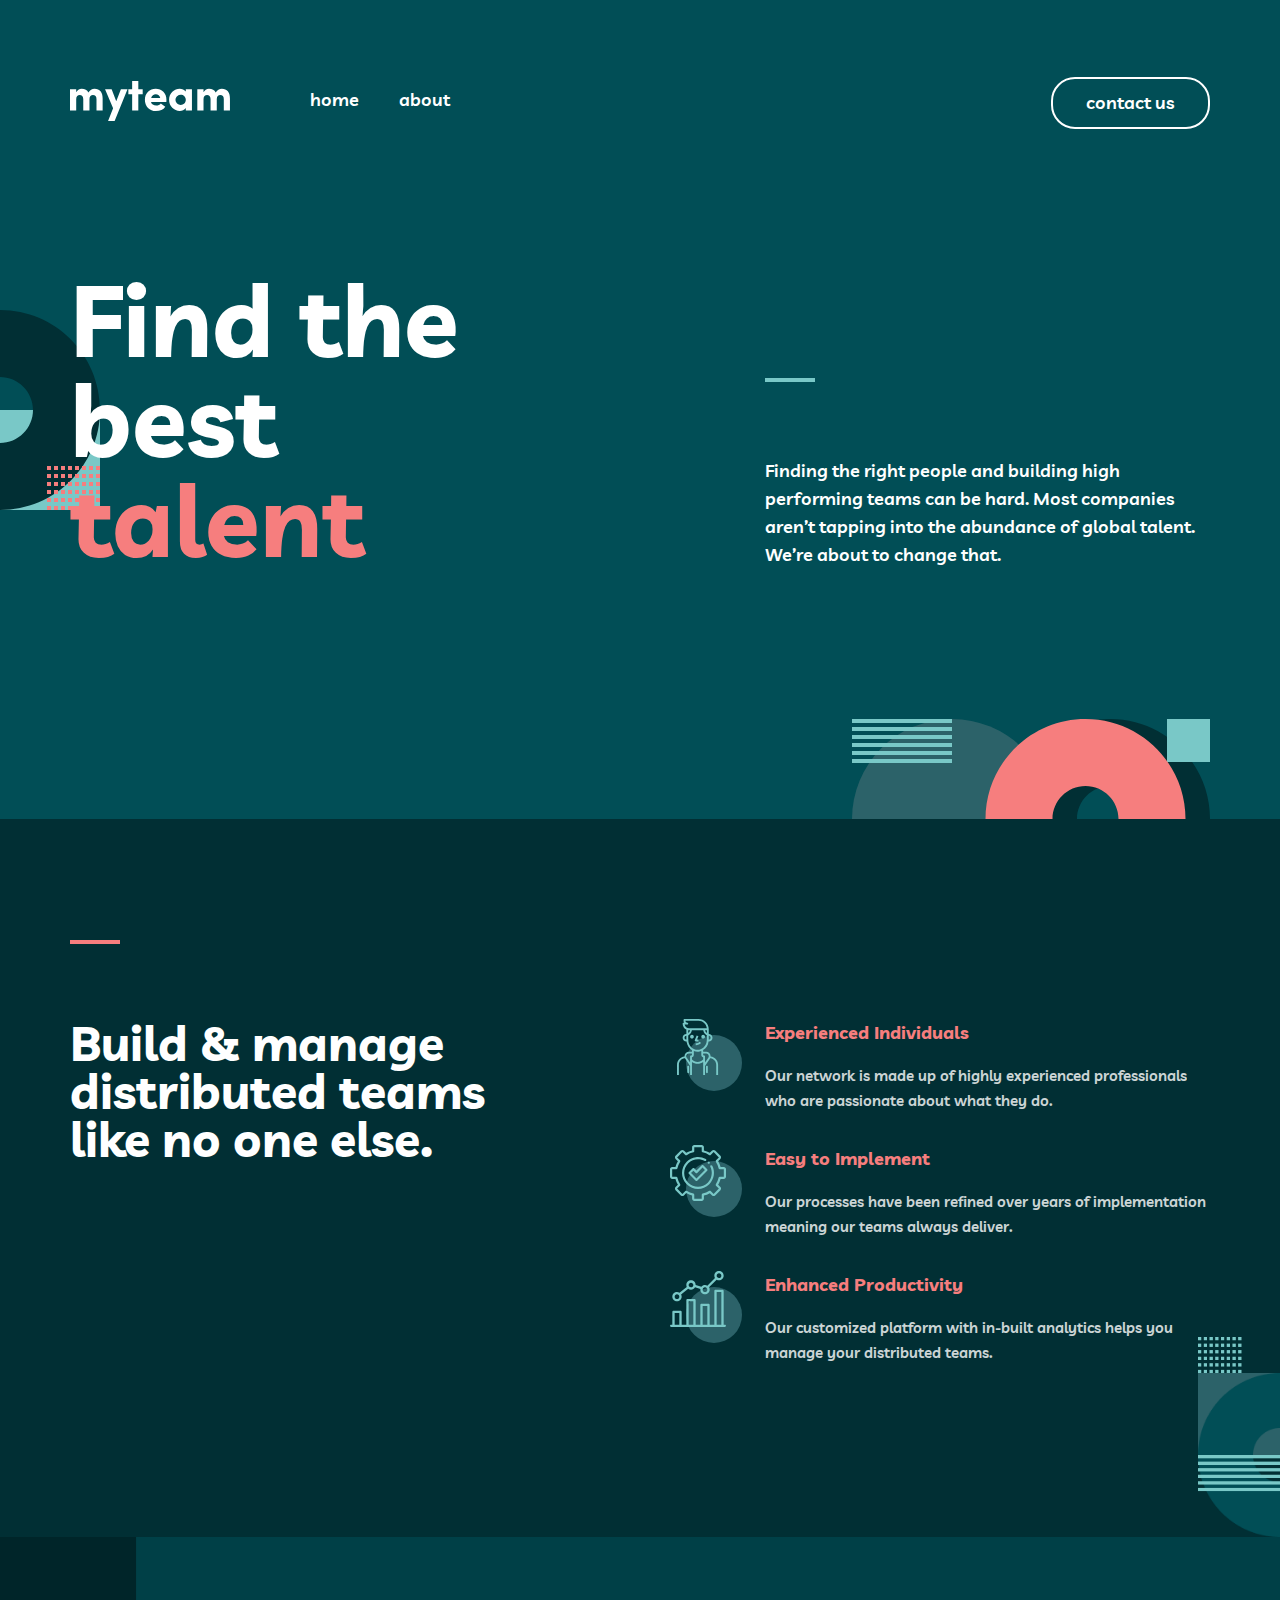
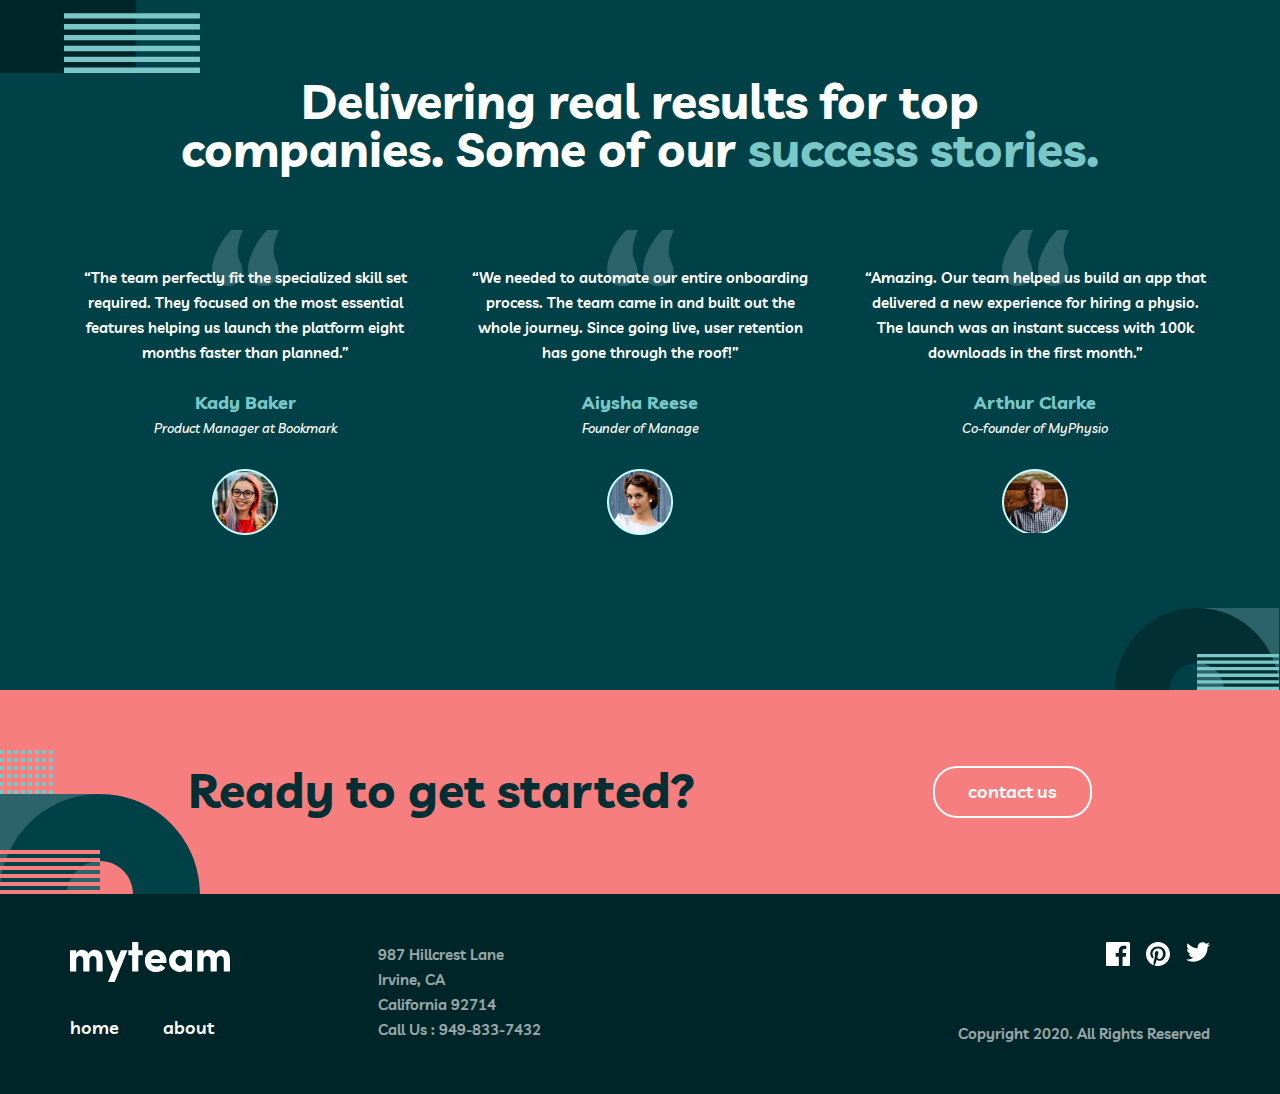
<file: index.html>
<!DOCTYPE html>
<html lang="en">
<head>
  <meta charset="UTF-8">
  <meta name="viewport" content="width=device-width, initial-scale=1.0">
  <link rel="preconnect" href="https://fonts.gstatic.com">
  <link href="https://fonts.googleapis.com/css2?family=Livvic:wght@300;400;500;600;700&display=swap" rel="stylesheet">
  <link rel="stylesheet" href="./style/main.css">
  <link rel="stylesheet" href="./style/normalize.css">
  <title>Document</title>
</head>

<body>

<div class="overlay" id="overlay">
</div>

  <section class="section1">
    <div class="header container">
      <div class="link__item">
        <a href="#" class="logo__link"><img src="./icons/myteam.svg" class="logo__text"></a>
        <a href="./index.html" class="header__link">home</a>
        <a href="./about.html" class="header__link">about</a>
        <div class="mobile__menu" id="mobile__menu">
          <img src="./icons/x.svg" alt="x" class="x__btn" id="x__btn">
          <a href="./index.html" class="header-link1">home</a>
          <a href="./about.html" class="header-link2">about</a>
          <a href="./contacts.html" class=" header-btn">contact us</a>
        </div>
      </div>
      <a href="./contacts.html" class="btn header__btn">contact us</a>
      <img src="./icons/burger.svg" alt="burger" class="burger">
    </div>

    <div class="welcoming__part container">
      <h1 class="welcoming__title">
        Find the best <span class="pink__text">talent</span>
      </h1>
      <p class="welcoming__text">
        Finding the right people and building high performing teams can be hard. Most companies aren’t tapping into the
        abundance of global talent. We’re about to change that.
      </p>
    </div>
  </section>

  <section class="section2">
    <div class="main container">
      <h2 class="main__title">
        Build & manage distributed teams like no one else.
      </h2>
      <div class="main__right">

        <h3 class="right__title human">
          Experienced Individuals
        </h3>
        <p class="right__text">
          Our network is made up of highly experienced professionals who are passionate about what they do.
        </p>

        <h3 class="right__title settings">
          Easy to Implement
        </h3>
        <p class="right__text">
          Our processes have been refined over years of implementation meaning our teams always deliver.
        </p>

        <h3 class="right__title statistic">
          Enhanced Productivity
        </h3>
        <p class="right__text">
          Our customized platform with in-built analytics helps you manage your distributed teams.
        </p>
      </div>
    </div>
  </section>

  <section class="section3">
    <div class="article container">
      <h2 class="article__title">
        Delivering real results for top companies. Some of our <span class="blue__text">success stories.</span>
      </h2>
      <div class="author__part__wrapper">
      <div class="author__part">
        <p class="author__text">
           “The team perfectly fit the specialized skill set required. They focused on the most essential features
           helping us launch the platform eight months faster than planned.”
        </p>
        <p class="author__name">
          Kady Baker
        </p>
        <p class="author__position">
          Product Manager at Bookmark
        </p>
        <img src="./image/author1.png" alt="image" class="author__img">
      </div>

      <div class="author__part">
        <p class="author__text">
          “We needed to automate our entire onboarding process. The team came in and built out the whole journey. Since
          going live, user retention has gone through the roof!”
        </p>
        <p class="author__name">
          Aiysha Reese
        </p>
        <p class="author__position">
          Founder of Manage
        </p>
        <img src="./image/author2.png" alt="image" class="author__img">
      </div>

      <div class="author__part">
        <p class="author__text">
          “Amazing. Our team helped us build an app that delivered a new experience for hiring a physio. The launch was
          an instant success with 100k downloads in the first month.”
        </p>
        <p class="author__name">
          Arthur Clarke
        </p>
        <p class="author__position">
          Co-founder of MyPhysio
        </p>
        <img src="./image/author3.png" alt="image" class="author__img">
      </div>
    </div>
    </div>
  </section>

  <section class="section4">
    <div class="footer__top container">
      <h2 class="footer___top__text">
        Ready to get started?
      </h2>
      <a href="#" class="btn">contact us</a>
    </div>
  </section>

  <section class="section5">
    <div class="footer__bottom container">
      <div class="col1">
        <img src="./icons/myteam.svg" alt="logo" class="footer__logo">
        <div class="footer__links">
          <a href="#" class="footer__link link__right">home</a>
          <a href="#" class="footer__link">about</a>
        </div>
      </div>
      <div class="col2">
        <div class="adress">
          <p class="adress__text">
            987 Hillcrest Lane <br> Irvine, CA <br> California 92714 <br> Call Us : 949-833-7432
          </p>
        </div>
      </div>
      <div class="col3">
        <div class="sm__logos">
         <a href="#" class=""><img src="./icons/fb.svg" alt="logo" class="sm__logo"></a> 
          <a href="#" class=""><img src="./icons/pin.svg" alt="logo" class="sm__logo"></a>
          <a href="#" class=""><img src="./icons/twit.svg" alt="logo" class="sm__logo"></a>
        </div>
        <p class="copyright">Copyright 2020. All Rights Reserved</p>
      </div>
    </div>
  </section>
</body>
</html>
</file>
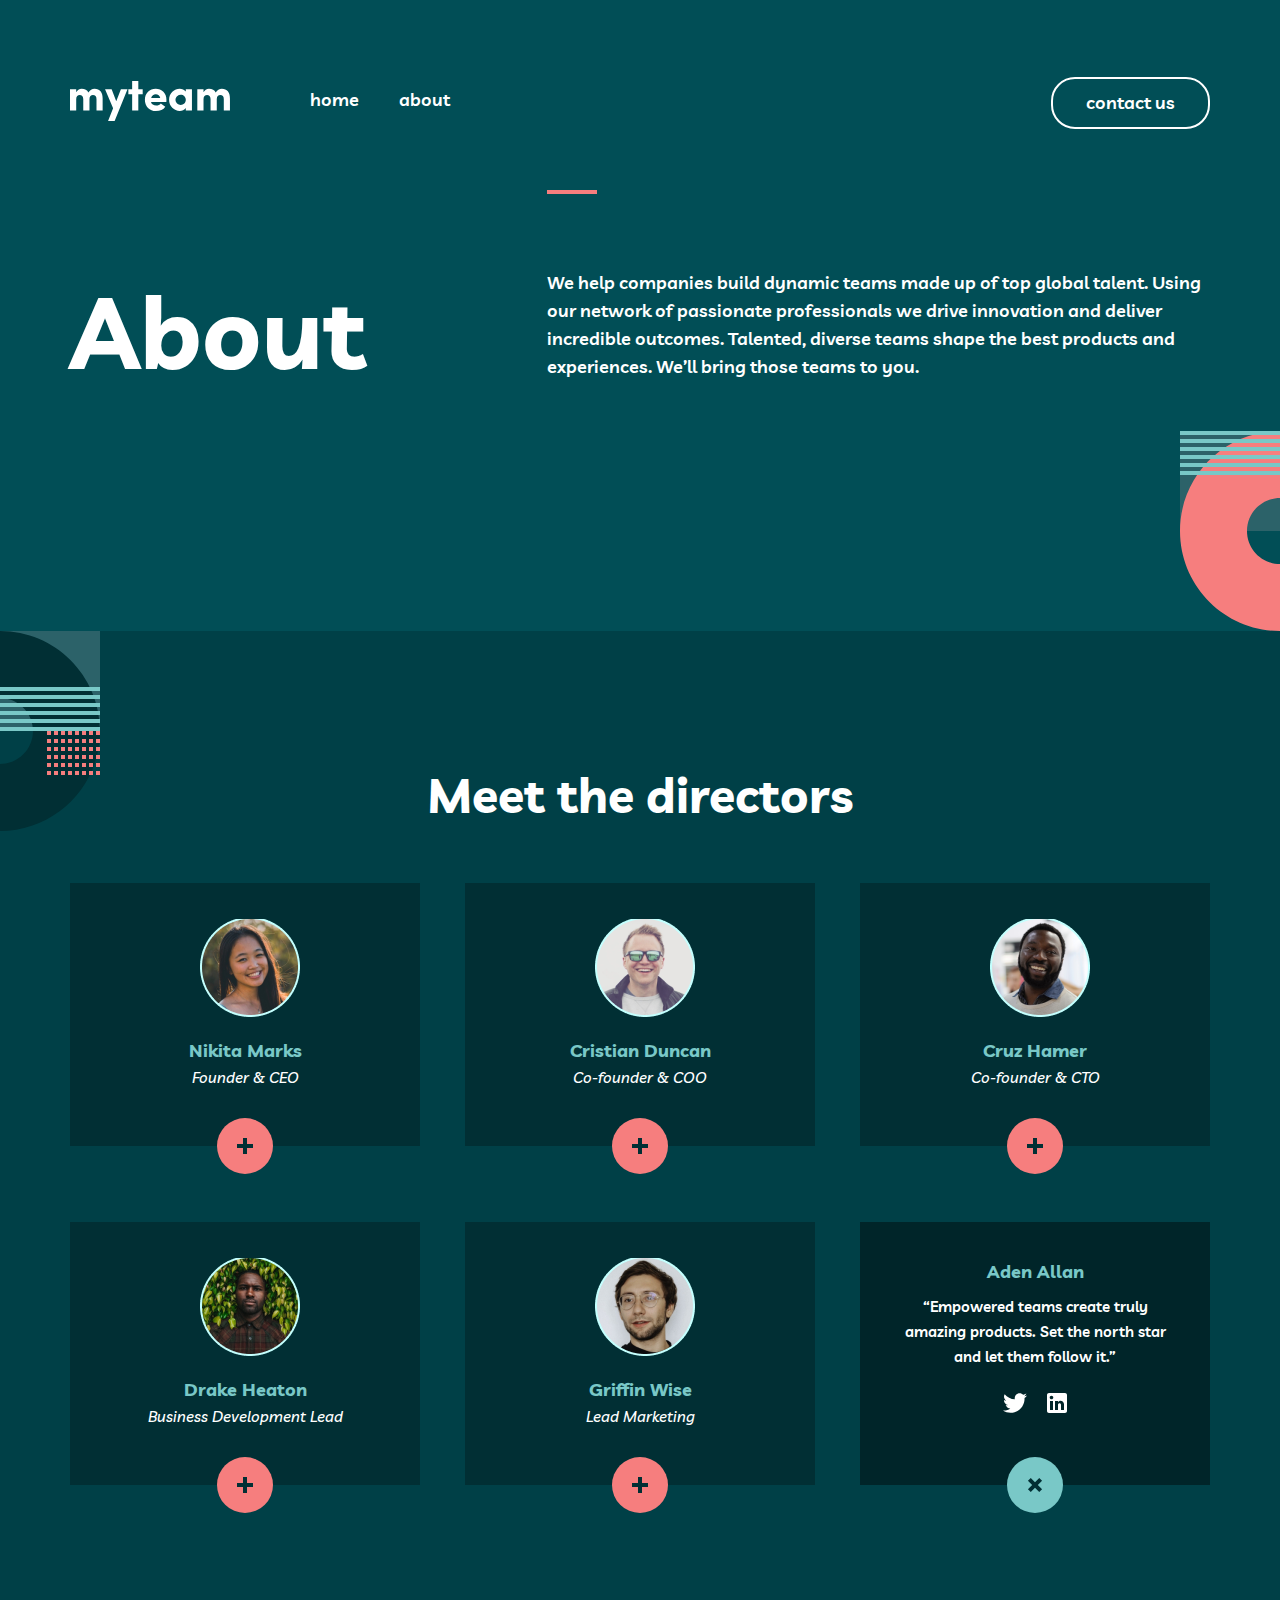
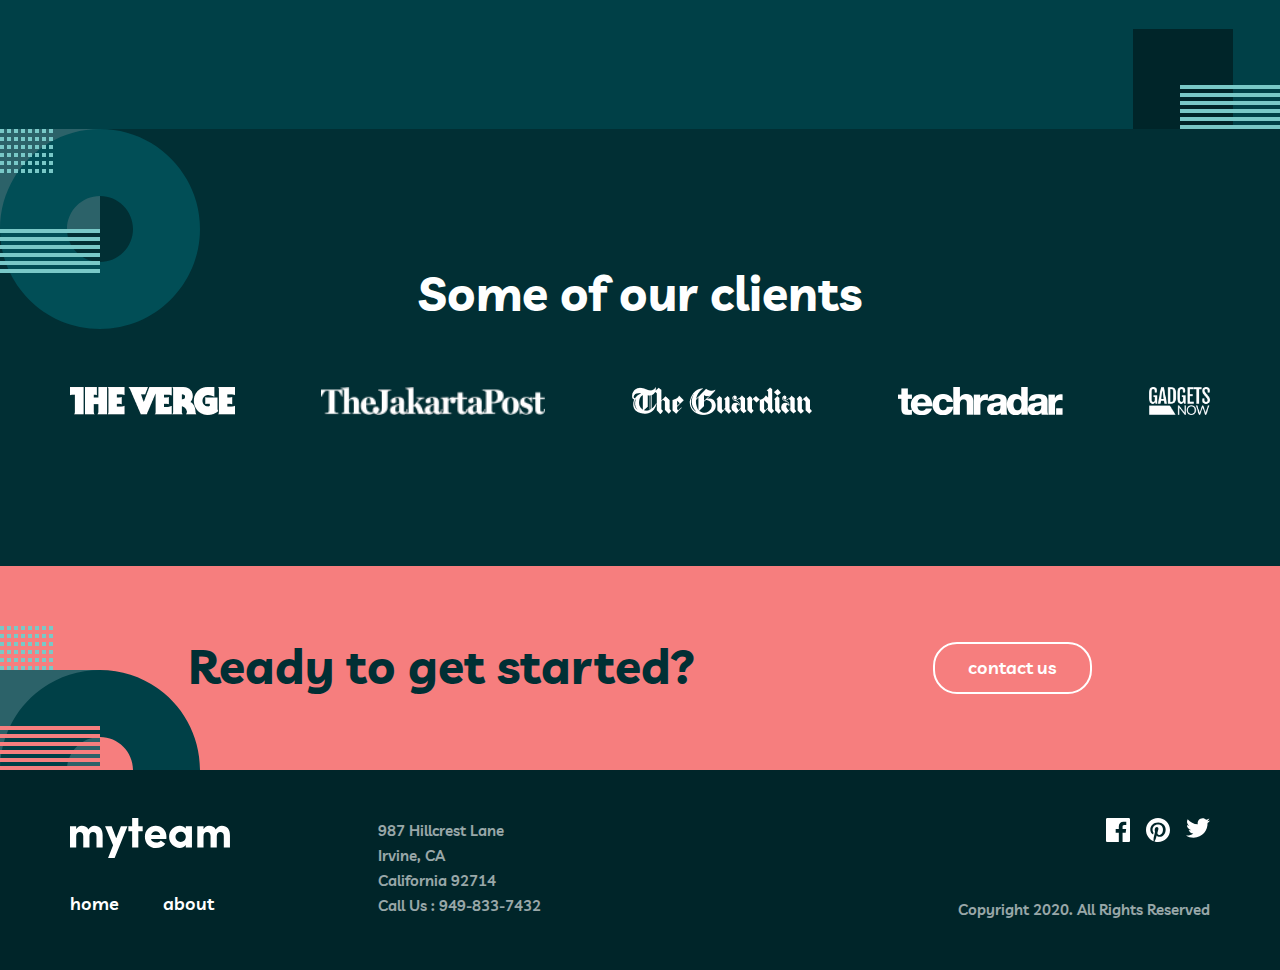
<file: about.html>
<!DOCTYPE html>
<html lang="en">

<head>
  <meta charset="UTF-8">
  <meta name="viewport" content="width=device-width, initial-scale=1.0">
  <link rel="preconnect" href="https://fonts.gstatic.com">
  <link href="https://fonts.googleapis.com/css2?family=Livvic:wght@300;400;500;600;700&display=swap" rel="stylesheet">
  <link rel="stylesheet" href="./style/main.css">
  <link rel="stylesheet" href="./style/normalize.css">
  <title>Document</title>
</head>

<body>

<div class="overlay" id="overlay">
</div>

<div class="wrapper__forbgi">
  <section class="section6">
    <div class="header container">
      <div class="link__item">
        <a href="#" class="logo__link"><img src="./icons/myteam.svg" class="logo__text"></a>
        <a href="./index.html" class="header__link">home</a>
        <a href="./about.html" class="header__link">about</a>

        <div class="mobile__menu" id="mobile__menu">
          <img src="./icons/x.svg" alt="x" class="x__btn" id="x__btn">
          <a href="./index.html" class="header-link1">home</a>
          <a href="./about.html" class="header-link2">about</a>
          <a href="./contacts.html" class=" header-btn">contact us</a>
        </div>
      </div>
      <a href="javascript:void(0)" class="btn header__btn">contact us</a>
      <img src="./icons/burger.svg" alt="burger" class="burger">
    </div>

    <div class="welcoming__part2 container">
      <h1 class="welcoming__title2">
        About
      </h1>
      <p class="welcoming__text2">
        We help companies build dynamic teams made up of top global talent. Using our network of passionate
        professionals we drive innovation and deliver incredible outcomes. Talented, diverse teams shape the best
        products and experiences. We’ll bring those teams to you.
      </p>
    </div>
  </section>
</div>

  <section class="section7">
    <div class="directors__part container">
      <h2 class="directors__part__title">
        Meet the directors
      </h2>
      <div class="directors__wrapper">

        <a href="#" class="director">
          <img src="./image/dr1.png" alt="img" class="director__img">
          <p class="director__name">
            Nikita Marks
          </p>
          <p class="director__position">
            Founder & CEO
          </p>
        </a>

        <a href="#" class="director">
          <img src="./image/dr2.png" alt="img" class="director__img">
          <p class="director__name">
            Cristian Duncan
          </p>
          <p class="director__position">
            Co-founder & COO
          </p>
        </a>

        <a href="#" class="director">
          <img src="./image/dr3.png" alt="img" class="director__img">
          <p class="director__name">
            Cruz Hamer
          </p>
          <p class="director__position">
            Co-founder & CTO
          </p>
        </a>

        <a href="#" class="director">
          <img src="./image/dr4.png" alt="img" class="director__img">
          <p class="director__name">
            Drake Heaton
          </p>
          <p class="director__position">
            Business Development Lead
          </p>
        </a>

        <a href="#" class="director">
          <img src="./image/dr5.png" alt="img" class="director__img">
          <p class="director__name">
            Griffin Wise
          </p>
          <p class="director__position">
            Lead Marketing
          </p>
        </a>

        <a href="#" class=" dr6">
          <p class="director__name">
            Aden Allan
          </p>
          <p class="dr6__text">
            “Empowered teams create truly amazing products. Set the north star and let them follow it.”
          </p>
          <div class="rip__sm">
            <img src="./icons/twit.svg" alt="img" class="twitter">
            <img src="./image/in.svg" alt="img" class="linkedin">
          </div>
          </a>

        </div>

      </div>
  </section>

  <section class="section8">
    <div class="clients__part container">
      <h2 class="clients__part__title">
        Some of our clients
      </h2>
      <div class="clients">
        <img src="./image/client1.png" alt="img" class="client">
        <img src="./image/client2.png" alt="img" class="client">
        <img src="./image/client3.png" alt="img" class="client">
        <img src="./image/client4.png" alt="img" class="client">
        <img src="./image/client5.png" alt="img" class="client">
      </div>
    </div>
  </section>


  <section class="section4">
    <div class="footer__top container">
      <h2 class="footer___top__text">
        Ready to get started?
      </h2>
      <a href="#" class="btn">contact us</a>
    </div>
  </section>

  <section class="section5">
    <div class="footer__bottom container">
      <div class="col1">
        <img src="./icons/myteam.svg" alt="logo" class="footer__logo">
        <div class="footer__links">
          <a href="#" class="footer__link link__right">home</a>
          <a href="#" class="footer__link">about</a>
        </div>
      </div>
      <div class="col2">
        <div class="adress">
          <p class="adress__text">
            987 Hillcrest Lane <br> Irvine, CA <br> California 92714 <br> Call Us : 949-833-7432
          </p>
        </div>
      </div>
      <div class="col3">
        <div class="sm__logos">
         <a href="#" class=""><img src="./icons/fb.svg" alt="logo" class="sm__logo"></a> 
          <a href="#" class=""><img src="./icons/pin.svg" alt="logo" class="sm__logo"></a>
          <a href="#" class=""><img src="./icons/twit.svg" alt="logo" class="sm__logo"></a>
        </div>
        <p class="copyright">Copyright 2020. All Rights Reserved</p>
      </div>
    </div>
  </section>
</body>
</html>
</file>
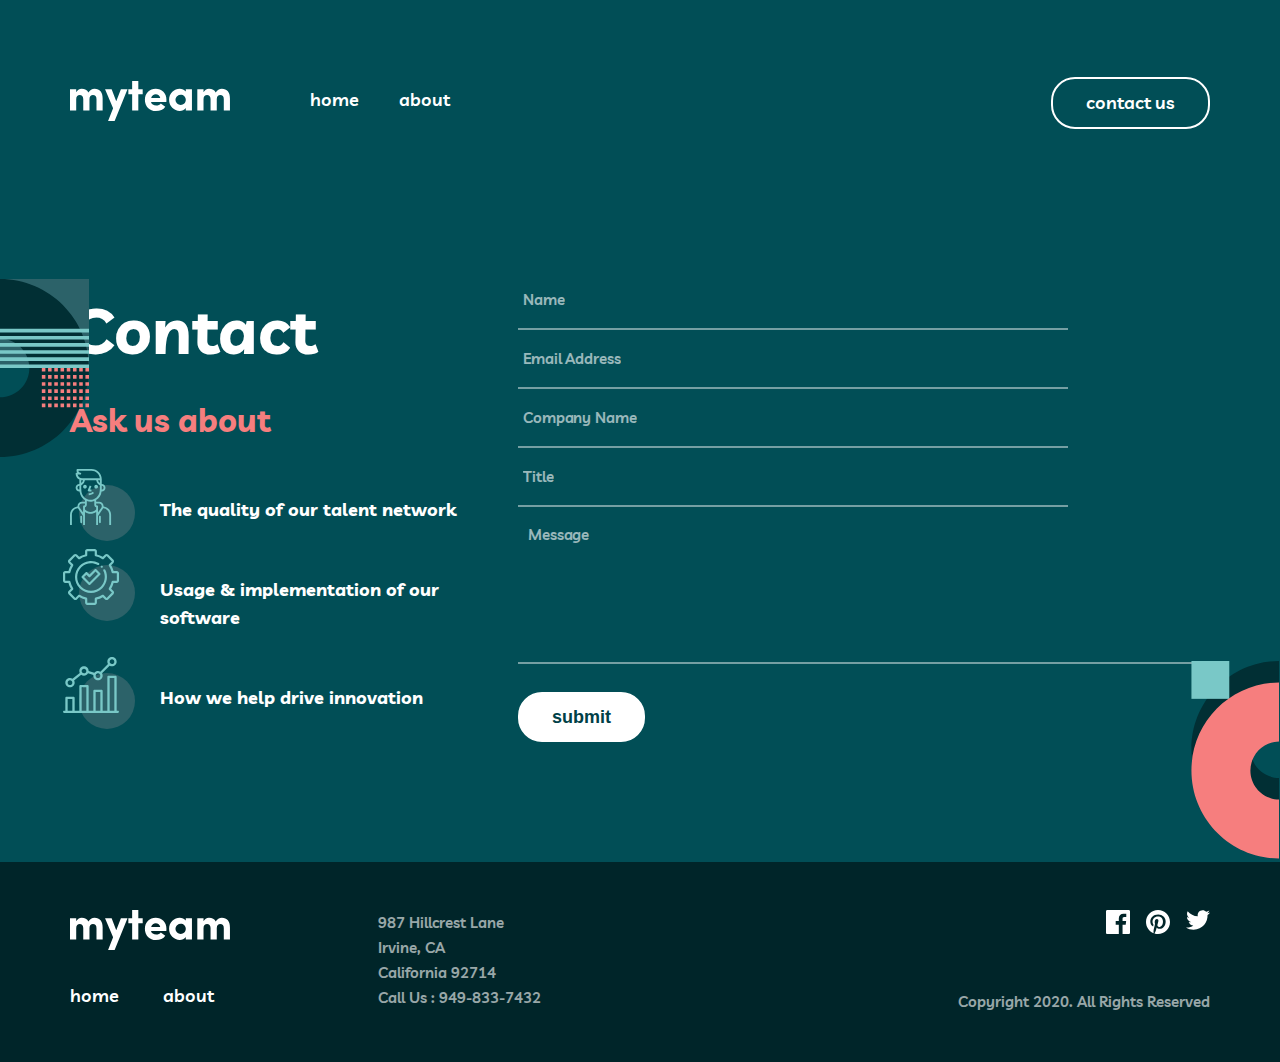
<file: contacts.html>
<!DOCTYPE html>
<html lang="en">

<head>
  <meta charset="UTF-8">
  <meta name="viewport" content="width=device-width, initial-scale=1.0">
  <link rel="preconnect" href="https://fonts.gstatic.com">
  <link href="https://fonts.googleapis.com/css2?family=Livvic:wght@300;400;500;600;700&display=swap" rel="stylesheet">
  <link rel="stylesheet" href="./style/main.css">
  <link rel="stylesheet" href="./style/normalize.css">
  <title>Document</title>
</head>

<body>

<div class="overlay" id="overlay">
</div>

<div class="wrapper__forbgi2">
  <section class="section6">
    <div class="header container">
      <div class="link__item">
        <a href="#" class="logo__link"><img src="./icons/myteam.svg" class="logo__text"></a>
        <a href="./index.html" class="header__link">home</a>
        <a href="./about.html" class="header__link">about</a>

        <div class="mobile__menu" id="mobile__menu">
            <img src="./icons/x.svg" alt="x" class="x__btn" id="x__btn">
          <a href="./index.html" class="header-link1">home</a>
          <a href="./about.html" class="header-link2">about</a>
          <a href="./contacts.html" class=" header-btn">contact us</a>
        </div>
      </div>
      <a href="./contacts.html" class="btn header__btn">contact us</a>
      <a href="javascript:void(0)" class="burger__btn" id="burger__btn"><img src="./icons/burger.svg" alt="burger" class="burger"></a>
    </div>
  </section>
</div>

  <section class="section9">
    <div class="contacts__part container">
      <div class="contacts__part__left">
        <h1 class="contacts__part__title">
          Contact
        </h1>
        <h3 class="contacts__part__subtitle">
          Ask us about
        </h3>
        <p class="contacts__part__text human">
          The quality of our talent network
        </p>
        <p class="contacts__part__text settings">
          Usage & implementation of our software
        </p>
        <p class="contacts__part__text statistic">
          How we help drive innovation
        </p>
      </div>
      <div class="contacts__part__right">
        <form action="https://echo.htmlacademy.ru/courses">
          <input type="text" placeholder="Name" name="name"><br>
          <input type="e-mail" placeholder="Email Address" name="e-mail"><br>
          <input type="text" placeholder="Company Name" name="company-name"><br>
          <input type="text" placeholder="Title" name="title"><br>
          <textarea name="kj" id="lk" cols="73" rows="5" placeholder="Message" name="message"></textarea><br>
          <button type="submit">submit</button>
        </form>
      </div>
    </div>
  </section>



  <section class="section5">
    <div class="footer__bottom container">
      <div class="col1">
        <img src="./icons/myteam.svg" alt="logo" class="footer__logo">
        <div class="footer__links">
          <a href="#" class="footer__link link__right">home</a>
          <a href="#" class="footer__link">about</a>
        </div>
      </div>
      <div class="col2">
        <div class="adress">
          <p class="adress__text">
            987 Hillcrest Lane <br> Irvine, CA <br> California 92714 <br> Call Us : 949-833-7432
          </p>
        </div>
      </div>
      <div class="col3">
        <div class="sm__logos">
          <a href="#" class=""><img src="./icons/fb.svg" alt="logo" class="sm__logo"></a>
          <a href="#" class=""><img src="./icons/pin.svg" alt="logo" class="sm__logo"></a>
          <a href="#" class=""><img src="./icons/twit.svg" alt="logo" class="sm__logo"></a>
        </div>
        <p class="copyright">Copyright 2020. All Rights Reserved</p>
      </div>
    </div>
  </section>

  <script src="/scripts/main.js"></script>
</body>

</html>
</file>
<file: style/main.css>
body.no__scroll {
  overflow: hidden;
}

.container {
  width: 100%;
  max-width: 1140px;
  margin: 0 auto;
  padding: 0 15px;
}

.section1 {
  position: relative;
  background: #014E56;
}

.section1 .header {
  padding-top: 77px;
  display: -webkit-box;
  display: -ms-flexbox;
  display: flex;
  -webkit-box-pack: justify;
      -ms-flex-pack: justify;
          justify-content: space-between;
  -webkit-box-align: center;
      -ms-flex-align: center;
          align-items: center;
}

.section1::before {
  content: "";
  background-image: url("../image/abstraktsiya2.svg");
  width: 200px;
  height: 200px;
  background-size: contain;
  background-repeat: no-repeat;
  position: absolute;
  left: 0px;
  top: 0;
  bottom: 0;
  margin: auto;
}

.header .btn {
  font-style: normal;
  font-weight: 600;
  font-size: 18px;
  line-height: 28px;
  color: #FFFFFF;
  border: 2px solid #FFFFFF;
  -webkit-box-sizing: border-box;
          box-sizing: border-box;
  border-radius: 24px;
  display: inline-block;
  padding: 10px 33px;
  -webkit-transition: all ease 0.5s;
  transition: all ease 0.5s;
}

.header .btn:hover {
  background-color: #fff;
  color: #014E56;
}

.header .btn:active {
  background-color: #fff;
  color: #014d56ab;
}

.header .link__item {
  display: -webkit-box;
  display: -ms-flexbox;
  display: flex;
  -webkit-box-align: start;
      -ms-flex-align: start;
          align-items: flex-start;
}

.header .burger {
  display: none;
}

.header .burger__btn {
  display: none;
}

.overlay {
  position: fixed;
  right: 0;
  top: 0;
  bottom: 0;
  margin: auto;
  width: 0;
  height: 100%;
  background: #014d567a;
  z-index: 1;
}

.overlay .x__btn {
  position: absolute;
  top: 89px;
  right: 17px;
  display: none;
}

.x__btn.vissible {
  display: block;
}

.overlay.vissible {
  width: 100%;
}

.mobile__menu {
  position: absolute;
  display: none;
  background: #2C6269;
  width: 0px;
  height: 100vh;
  z-index: 2;
  right: 0;
  top: 0;
  -webkit-transition: all ease 0.5s;
  transition: all ease 0.5s;
}

.mobile__menu .x__btn {
  position: absolute;
  right: 17px;
  top: 89px;
  width: 20px;
  height: 20px;
}

.mobile__menu .header-link1 {
  position: absolute;
  font-style: normal;
  font-weight: 600;
  font-size: 18px;
  line-height: 28px;
  color: #FFFFFF;
  display: inline-block;
  margin-right: 40px;
  margin-top: 5px;
  -webkit-transition: all ease 0.5s;
  transition: all ease 0.5s;
  top: 170px;
  left: 80px;
}

.mobile__menu .header-link2 {
  position: absolute;
  font-style: normal;
  font-weight: 600;
  font-size: 18px;
  line-height: 28px;
  color: #FFFFFF;
  display: inline-block;
  margin-right: 40px;
  margin-top: 5px;
  -webkit-transition: all ease 0.5s;
  transition: all ease 0.5s;
  top: 230px;
  left: 80px;
}

.mobile__menu .header-link1:hover {
  color: #F67E7E;
}

.mobile__menu .header-link1:active {
  color: #f67e7ea9;
}

.mobile__menu .header-link2:hover {
  color: #F67E7E;
}

.mobile__menu .header-link2:active {
  color: #f67e7ea9;
}

.mobile__menu .header-btn {
  position: absolute;
  top: 300px;
  left: 80px;
  font-style: normal;
  font-weight: 600;
  font-size: 18px;
  line-height: 28px;
  color: #FFFFFF;
  border: 2px solid #FFFFFF;
  -webkit-box-sizing: border-box;
          box-sizing: border-box;
  border-radius: 24px;
  display: inline-block;
  padding: 10px 33px;
  -webkit-transition: all ease 0.5s;
  transition: all ease 0.5s;
}

.mobile__menu .header-btn:hover {
  background-color: #fff;
  color: #014E56;
}

.mobile__menu .header-btn:active {
  background-color: #fff;
  color: #014d56ab;
}

.mobile__menu::after {
  content: "";
  background-image: url("../image/abstraktsiya18.svg");
  width: 100px;
  height: 200px;
  background-size: contain;
  background-repeat: no-repeat;
  position: absolute;
  bottom: 0;
  right: 0;
}

.mobile__menu.vissible {
  display: block;
  width: 390px;
}

.header__link.vissible {
  display: inline-block;
}

.link__item .header__link {
  font-style: normal;
  font-weight: 600;
  font-size: 18px;
  line-height: 28px;
  color: #FFFFFF;
  display: inline-block;
  margin-right: 40px;
  margin-top: 5px;
  -webkit-transition: all ease 0.5s;
  transition: all ease 0.5s;
}

.link__item .header__link:hover {
  color: #F67E7E;
  -webkit-transform: translate(-1px, -3px);
          transform: translate(-1px, -3px);
}

.link__item .header__link:active {
  color: #f67e7ea9;
}

.link__item .logo__link {
  margin-right: 80px;
}

.welcoming__part {
  display: -webkit-box;
  display: -ms-flexbox;
  display: flex;
  -webkit-box-pack: justify;
      -ms-flex-pack: justify;
          justify-content: space-between;
  padding-top: 140px;
  padding-bottom: 250px;
  -webkit-box-align: end;
      -ms-flex-align: end;
          align-items: flex-end;
}

.welcoming__part .welcoming__title {
  font-style: normal;
  font-weight: bold;
  font-size: 100px;
  line-height: 100px;
  color: #FFFFFF;
  width: 526px;
  position: relative;
}

.welcoming__part .welcoming__text {
  font-style: normal;
  font-weight: 600;
  font-size: 18px;
  line-height: 28px;
  color: #FFFFFF;
  width: 445px;
  position: relative;
}

.welcoming__part .welcoming__text::before {
  content: "";
  background-image: url("../image/chzu.svg");
  width: 50px;
  height: 4px;
  background-size: contain;
  position: absolute;
  top: -79px;
  left: 0;
}

.welcoming__part .welcoming__text::after {
  content: "";
  background-image: url("../image/abstraktsiya1.svg");
  width: 358px;
  height: 200px;
  background-size: contain;
  background-repeat: no-repeat;
  position: absolute;
  top: 262px;
  right: 0;
}

.welcoming__title .pink__text {
  color: #F67E7E;
}

.section2 {
  background: #012F34;
  position: relative;
}

.section2::after {
  content: "";
  background-image: url("../image/abstraktsiya3.png");
  width: 82px;
  height: 200px;
  background-size: contain;
  background-repeat: no-repeat;
  position: absolute;
  right: 0;
  bottom: 0;
  margin: auto;
}

.main {
  display: -webkit-box;
  display: -ms-flexbox;
  display: flex;
  -webkit-box-pack: justify;
      -ms-flex-pack: justify;
          justify-content: space-between;
  padding-top: 200px;
  padding-bottom: 140px;
}

.main .main__title {
  width: 445px;
  font-style: normal;
  font-weight: bold;
  font-size: 48px;
  line-height: 48px;
  color: #FFFFFF;
  position: relative;
}

.main .main__title::before {
  content: "";
  background-image: url("../image/chzu2.svg");
  width: 50px;
  height: 4px;
  background-size: contain;
  position: absolute;
  top: -79px;
  left: 0;
}

.main__right .right__title {
  width: 445px;
  font-style: normal;
  font-weight: bold;
  font-size: 18px;
  line-height: 28px;
  color: #F67E7E;
  margin-bottom: 16px;
  position: relative;
}

.main__right .right__text {
  width: 445px;
  font-style: normal;
  font-weight: 600;
  font-size: 15px;
  line-height: 25px;
  color: #FFFFFF;
  mix-blend-mode: normal;
  opacity: 0.8;
  margin-bottom: 32px;
}

.main__right .human::before {
  content: "";
  position: absolute;
  width: 72px;
  height: 72px;
  background-image: url("../image/right1.svg");
  background-size: contain;
  background-position: left center;
  left: -95px;
  -webkit-transition: all ease 0.5s;
  transition: all ease 0.5s;
}

.main__right .settings::before {
  content: "";
  position: absolute;
  width: 72px;
  height: 72px;
  background-image: url("../image/right2.svg");
  background-size: contain;
  background-position: left center;
  left: -95px;
  -webkit-transition: all ease 0.5s;
  transition: all ease 0.5s;
}

.main__right .statistic::before {
  content: "";
  position: absolute;
  width: 72px;
  height: 72px;
  background-image: url("../image/right3.svg");
  background-size: contain;
  background-position: left center;
  left: -95px;
  -webkit-transition: all ease 0.5s;
  transition: all ease 0.5s;
}

.section3 {
  background: #004047;
  position: relative;
  z-index: -2;
}

.section3::before {
  content: "";
  background-image: url("../image/abstraktsiya4.svg");
  width: 200px;
  height: 200px;
  background-size: contain;
  background-repeat: no-repeat;
  position: absolute;
  left: 0px;
  top: 0;
  margin: auto;
}

.section3::after {
  content: "";
  background-image: url("../image/abstraktsiya5.svg");
  width: 165px;
  height: 82px;
  background-size: contain;
  background-repeat: no-repeat;
  position: absolute;
  right: 0;
  bottom: 0;
  margin: auto;
}

.article .article__title {
  font-style: normal;
  font-weight: bold;
  font-size: 48px;
  line-height: 48px;
  text-align: center;
  color: #FFFFFF;
  padding-top: 140px;
  width: 923px;
  margin: 0 auto;
}

.article .author__part__wrapper {
  display: -webkit-box;
  display: -ms-flexbox;
  display: flex;
  -webkit-box-pack: justify;
      -ms-flex-pack: justify;
          justify-content: space-between;
}

.article__title .blue__text {
  color: #79C8C7;
}

.author__part .author__text {
  width: 350px;
  font-style: normal;
  font-weight: 600;
  font-size: 15px;
  line-height: 25px;
  text-align: center;
  color: #FFFFFF;
  margin-top: 92px;
  position: relative;
}

.author__part .author__text::before {
  content: "";
  background-image: url("../image/qow.svg");
  width: 67px;
  height: 56px;
  background-size: contain;
  background-repeat: no-repeat;
  position: absolute;
  left: 0px;
  right: 0;
  bottom: 79px;
  margin: auto;
  z-index: -1;
}

.author__part .author__name {
  font-style: normal;
  font-weight: bold;
  font-size: 18px;
  line-height: 28px;
  text-align: center;
  color: #79C8C7;
  margin-top: 24px;
}

.author__part .author__position {
  font-style: italic;
  font-weight: 500;
  font-size: 13px;
  line-height: 18px;
  text-align: center;
  color: #FFFFFF;
  margin-top: 2px;
}

.author__part .author__img {
  margin-top: 32px;
  margin-left: 142px;
  padding-bottom: 151px;
}

.section4 {
  background-color: #F67E7E;
  position: relative;
}

.section4::before {
  content: "";
  background-image: url("../image/abstraktsiya7.svg");
  width: 200px;
  height: 144px;
  background-size: contain;
  background-repeat: no-repeat;
  position: absolute;
  left: 0px;
  bottom: 0px;
  margin: auto;
}

.footer__top {
  display: -webkit-box;
  display: -ms-flexbox;
  display: flex;
  -ms-flex-pack: distribute;
      justify-content: space-around;
  padding-top: 76px;
  padding-bottom: 76px;
}

.footer__top .footer___top__text {
  font-style: normal;
  font-weight: bold;
  font-size: 48px;
  line-height: 48px;
  color: #012F34;
}

.footer__top .btn {
  font-style: normal;
  font-weight: 600;
  font-size: 18px;
  line-height: 28px;
  color: #FFFFFF;
  border: 2px solid #FFFFFF;
  -webkit-box-sizing: border-box;
          box-sizing: border-box;
  border-radius: 24px;
  display: inline-block;
  padding: 10px 33px;
  -webkit-transition: all ease 0.5s;
  transition: all ease 0.5s;
}

.footer__top .btn:hover {
  border: 2px solid #014E56;
  background-color: #014E56;
  color: #fff;
}

.footer__top .btn:active {
  border: 2px solid #014E56;
  background-color: #014E56;
  color: rgba(255, 255, 255, 0.616);
}

.section5 {
  background-color: #002529;
}

.section5 .footer__bottom {
  padding-top: 48px;
  padding-bottom: 48px;
  display: -webkit-box;
  display: -ms-flexbox;
  display: flex;
  -webkit-box-pack: justify;
      -ms-flex-pack: justify;
          justify-content: space-between;
}

.col1 .link__right {
  margin-right: 40px;
}

.col1 .footer__link {
  font-style: normal;
  font-weight: 600;
  font-size: 18px;
  line-height: 28px;
  color: #FFFFFF;
  display: inline-block;
  margin-top: 5px;
  -webkit-transition: all ease 0.5s;
  transition: all ease 0.5s;
}

.col1 .footer__link:hover {
  color: #F67E7E;
  -webkit-transform: translate(-1px, -2px);
          transform: translate(-1px, -2px);
}

.col1 .footer__link:active {
  color: #f67e7ea9;
}

.col1 .footer__logo {
  margin-bottom: 23px;
}

.col2 .adress__text {
  width: 165px;
  font-style: normal;
  font-weight: 600;
  font-size: 15px;
  line-height: 25px;
  color: #FFFFFF;
  mix-blend-mode: normal;
  opacity: 0.6;
  margin-right: 265px;
}

.col3 .sm__logos {
  display: -webkit-box;
  display: -ms-flexbox;
  display: flex;
  -webkit-box-pack: end;
      -ms-flex-pack: end;
          justify-content: flex-end;
}

.col3 .copyright {
  margin-top: 51px;
  font-style: normal;
  font-weight: 600;
  font-size: 15px;
  line-height: 25px;
  text-align: right;
  color: #FFFFFF;
  mix-blend-mode: normal;
  opacity: 0.6;
  width: 255px;
}

.sm__logos .sm__logo {
  margin-left: 16px;
}

.section6 {
  position: relative;
  background: #014E56;
}

.section6 .header {
  padding-top: 77px;
  display: -webkit-box;
  display: -ms-flexbox;
  display: flex;
  -webkit-box-pack: justify;
      -ms-flex-pack: justify;
          justify-content: space-between;
  -webkit-box-align: center;
      -ms-flex-align: center;
          align-items: center;
}

.wrapper__forbgi {
  position: relative;
}

.wrapper__forbgi::after {
  content: "";
  background-image: url("../image/abstraktsiya8.svg");
  width: 100px;
  height: 200px;
  background-size: contain;
  background-repeat: no-repeat;
  position: absolute;
  bottom: 0;
  right: 0;
}

.header .btn {
  font-style: normal;
  font-weight: 600;
  font-size: 18px;
  line-height: 28px;
  color: #FFFFFF;
  border: 2px solid #FFFFFF;
  -webkit-box-sizing: border-box;
          box-sizing: border-box;
  border-radius: 24px;
  display: inline-block;
  padding: 10px 33px;
  -webkit-transition: all ease 0.5s;
  transition: all ease 0.5s;
}

.header .btn:hover {
  background-color: #fff;
  color: #014E56;
}

.header .btn:active {
  background-color: #fff;
  color: #014d56ab;
}

.header .link__item {
  display: -webkit-box;
  display: -ms-flexbox;
  display: flex;
  -webkit-box-align: start;
      -ms-flex-align: start;
          align-items: flex-start;
}

.link__item .header__link {
  font-style: normal;
  font-weight: 600;
  font-size: 18px;
  line-height: 28px;
  color: #FFFFFF;
  display: inline-block;
  margin-right: 40px;
  margin-top: 5px;
  -webkit-transition: all ease 0.5s;
  transition: all ease 0.5s;
}

.link__item .header__link:active {
  color: #f67e7ea9;
}

.link__item .logo__link {
  margin-right: 80px;
}

.welcoming__part2 {
  display: -webkit-box;
  display: -ms-flexbox;
  display: flex;
  -webkit-box-pack: justify;
      -ms-flex-pack: justify;
          justify-content: space-between;
  padding-top: 140px;
  padding-bottom: 250px;
  -webkit-box-align: end;
      -ms-flex-align: end;
          align-items: flex-end;
  position: relative;
}

.welcoming__part2 .welcoming__title2 {
  font-style: normal;
  font-weight: bold;
  font-size: 100px;
  line-height: 100px;
  color: #FFFFFF;
  width: 526px;
  position: relative;
}

.welcoming__part2 .welcoming__text2 {
  font-style: normal;
  font-weight: 600;
  font-size: 18px;
  line-height: 28px;
  color: #FFFFFF;
  width: 730px;
  position: relative;
}

.welcoming__part2 .welcoming__text2::before {
  content: "";
  background-image: url("../image/chzu2.svg");
  width: 50px;
  height: 4px;
  background-size: contain;
  position: absolute;
  top: -79px;
  left: 0;
}

.section7 {
  background: #004047;
  position: relative;
}

.section7::after {
  content: "";
  background-image: url("../image/abstraktsiya10.svg");
  width: 147px;
  height: 100px;
  background-size: contain;
  background-repeat: no-repeat;
  position: absolute;
  bottom: 0;
  right: 0;
}

.section7::before {
  content: "";
  background-image: url("../image/abstraktsiya9.svg");
  width: 100px;
  height: 200px;
  background-size: contain;
  background-repeat: no-repeat;
  position: absolute;
  top: 0;
  left: 0;
}

.directors__part .directors__part__title {
  font-style: normal;
  font-weight: bold;
  font-size: 48px;
  line-height: 48px;
  text-align: center;
  color: #FFFFFF;
  padding-top: 140px;
  margin-bottom: 64px;
}

.directors__part .directors__wrapper {
  padding-bottom: 168px;
  display: -webkit-box;
  display: -ms-flexbox;
  display: flex;
  -webkit-box-pack: justify;
      -ms-flex-pack: justify;
          justify-content: space-between;
  -ms-flex-wrap: wrap;
      flex-wrap: wrap;
}

.directors__wrapper .director {
  -webkit-box-sizing: border-box;
          box-sizing: border-box;
  padding: 36px;
  display: block;
  width: 350px;
  background-color: #012F34;
  margin-bottom: 76px;
  text-align: center;
  position: relative;
}

.director .director__name {
  font-style: normal;
  font-weight: bold;
  font-size: 18px;
  line-height: 28px;
  text-align: center;
  color: #79C8C7;
  margin-top: 16px;
}

.director .director__position {
  font-style: italic;
  font-weight: 500;
  font-size: 15px;
  line-height: 25px;
  text-align: center;
  color: #FFFFFF;
  padding-bottom: 20px;
}

.director .director__img {
  margin-left: 10px;
}

.director::after {
  content: "";
  background-image: url("../icons/plus.svg");
  width: 56px;
  height: 56px;
  background-size: contain;
  background-repeat: no-repeat;
  position: absolute;
  bottom: -28px;
  right: 0;
  left: 0;
  margin: auto;
}

.dr6 {
  background-color: #002529;
  -webkit-box-sizing: border-box;
          box-sizing: border-box;
  padding: 36px;
  display: block;
  width: 350px;
  margin-bottom: 76px;
  text-align: center;
  position: relative;
}

.dr6 .director__name {
  font-style: normal;
  font-weight: bold;
  font-size: 18px;
  line-height: 28px;
  text-align: center;
  color: #79C8C7;
}

.dr6 .dr6__text {
  font-style: normal;
  font-weight: 600;
  font-size: 15px;
  line-height: 25px;
  text-align: center;
  color: #FFFFFF;
  margin-top: 8px;
  margin-bottom: 24px;
}

.dr6::after {
  content: "";
  background-image: url("../icons/iks.svg");
  width: 56px;
  height: 56px;
  background-size: contain;
  background-repeat: no-repeat;
  position: absolute;
  bottom: -28px;
  right: 0;
  left: 0;
  margin: auto;
}

.rip__sm .twitter {
  margin-right: 16px;
}

.section8 {
  background: #012F34;
  position: relative;
}

.section8::before {
  content: "";
  background-image: url("../image/abstraktsiya11.svg");
  width: 200px;
  height: 200px;
  background-size: contain;
  background-repeat: no-repeat;
  position: absolute;
  top: 0;
  left: 0;
}

.clients__part .clients__part__title {
  font-style: normal;
  font-weight: bold;
  font-size: 48px;
  line-height: 48px;
  text-align: center;
  color: #FFFFFF;
  padding-top: 140px;
}

.clients__part .clients {
  display: -webkit-box;
  display: -ms-flexbox;
  display: flex;
  -webkit-box-pack: justify;
      -ms-flex-pack: justify;
          justify-content: space-between;
  padding-bottom: 151px;
}

.clients .client {
  padding-top: 70px;
  height: 28px;
}

.section9 {
  background: #014E56;
  position: relative;
}

.section9::after {
  content: "";
  background-image: url("../image/abstraktsiya13.svg");
  width: 89px;
  height: 200px;
  background-size: contain;
  background-repeat: no-repeat;
  position: absolute;
  top: 531px;
  right: 0;
}

.section9::before {
  content: "";
  background-image: url("../image/abstraktsiya14.svg");
  width: 89px;
  height: 200px;
  background-size: contain;
  background-repeat: no-repeat;
  position: absolute;
  top: 150px;
  left: 0;
}

.contacts__part {
  padding-top: 120px;
  padding-bottom: 120px;
  display: -webkit-box;
  display: -ms-flexbox;
  display: flex;
  -webkit-box-align: center;
      -ms-flex-align: center;
          align-items: center;
  -webkit-box-pack: justify;
      -ms-flex-pack: justify;
          justify-content: space-between;
}

.contacts__part__left .contacts__part__title {
  font-style: normal;
  font-weight: bold;
  font-size: 64px;
  line-height: 100px;
  color: #FFFFFF;
}

.contacts__part__left .contacts__part__subtitle {
  font-style: normal;
  font-weight: bold;
  font-size: 32px;
  line-height: 48px;
  color: #F67E7E;
  padding-top: 16px;
}

.contacts__part__left .human::before {
  content: "";
  position: absolute;
  width: 72px;
  height: 72px;
  background-image: url("../image/right1.svg");
  background-size: contain;
  background-position: left center;
  top: 25px;
  left: -7px;
  -webkit-transition: all ease 0.5s;
  transition: all ease 0.5s;
}

.contacts__part__left .settings::before {
  content: "";
  position: absolute;
  width: 72px;
  height: 72px;
  background-image: url("../image/right2.svg");
  background-size: contain;
  background-position: left center;
  top: 25px;
  left: -7px;
  -webkit-transition: all ease 0.5s;
  transition: all ease 0.5s;
}

.contacts__part__left .statistic::before {
  content: "";
  position: absolute;
  width: 72px;
  height: 72px;
  background-image: url("../image/right3.svg");
  background-size: contain;
  background-position: left center;
  top: 25px;
  left: -7px;
  -webkit-transition: all ease 0.5s;
  transition: all ease 0.5s;
}

.contacts__part__left .contacts__part__text {
  font-style: normal;
  font-weight: bold;
  font-size: 18px;
  line-height: 28px;
  color: #FFFFFF;
  padding-top: 52px;
  position: relative;
  padding-left: 90px;
}

form {
  margin-top: 22px;
}

form input {
  border: none;
  outline: none;
  background-color: #014E56;
  border-bottom: 2px solid rgba(255, 255, 255, 0.459);
  padding: 16px 5px;
  width: 540px;
  font-family: Livvic;
  font-style: normal;
  font-weight: 600;
  font-size: 15px;
  line-height: 25px;
  letter-spacing: -0.115385px;
  color: #FFFFFF;
  mix-blend-mode: normal;
}

form input::-webkit-input-placeholder {
  font-family: Livvic;
  font-style: normal;
  font-weight: 600;
  font-size: 15px;
  line-height: 25px;
  letter-spacing: -0.115385px;
  color: #FFFFFF;
  mix-blend-mode: normal;
  opacity: 0.6;
}

form input:-ms-input-placeholder {
  font-family: Livvic;
  font-style: normal;
  font-weight: 600;
  font-size: 15px;
  line-height: 25px;
  letter-spacing: -0.115385px;
  color: #FFFFFF;
  mix-blend-mode: normal;
  opacity: 0.6;
}

form input::-ms-input-placeholder {
  font-family: Livvic;
  font-style: normal;
  font-weight: 600;
  font-size: 15px;
  line-height: 25px;
  letter-spacing: -0.115385px;
  color: #FFFFFF;
  mix-blend-mode: normal;
  opacity: 0.6;
}

form input::placeholder {
  font-family: Livvic;
  font-style: normal;
  font-weight: 600;
  font-size: 15px;
  line-height: 25px;
  letter-spacing: -0.115385px;
  color: #FFFFFF;
  mix-blend-mode: normal;
  opacity: 0.6;
}

form textarea {
  border: none;
  outline: none;
  background-color: #014E56;
  border-bottom: 2px solid rgba(255, 255, 255, 0.459);
  resize: none;
  padding: 15px 10px;
  font-family: Livvic;
  font-style: normal;
  font-weight: 600;
  font-size: 15px;
  line-height: 25px;
  letter-spacing: -0.115385px;
  color: #FFFFFF;
  mix-blend-mode: normal;
}

form textarea::-webkit-input-placeholder {
  font-family: Livvic;
  font-style: normal;
  font-weight: 600;
  font-size: 15px;
  line-height: 25px;
  letter-spacing: -0.115385px;
  color: #FFFFFF;
  mix-blend-mode: normal;
  opacity: 0.6;
}

form textarea:-ms-input-placeholder {
  font-family: Livvic;
  font-style: normal;
  font-weight: 600;
  font-size: 15px;
  line-height: 25px;
  letter-spacing: -0.115385px;
  color: #FFFFFF;
  mix-blend-mode: normal;
  opacity: 0.6;
}

form textarea::-ms-input-placeholder {
  font-family: Livvic;
  font-style: normal;
  font-weight: 600;
  font-size: 15px;
  line-height: 25px;
  letter-spacing: -0.115385px;
  color: #FFFFFF;
  mix-blend-mode: normal;
  opacity: 0.6;
}

form textarea::placeholder {
  font-family: Livvic;
  font-style: normal;
  font-weight: 600;
  font-size: 15px;
  line-height: 25px;
  letter-spacing: -0.115385px;
  color: #FFFFFF;
  mix-blend-mode: normal;
  opacity: 0.6;
}

form button {
  font-style: normal;
  font-weight: 600;
  font-size: 18px;
  line-height: 28px;
  color: #004047;
  background: #FFFFFF;
  border: 2px solid #FFFFFF;
  -webkit-box-sizing: border-box;
          box-sizing: border-box;
  border-radius: 24px;
  padding: 9px 32px;
  margin-top: 24px;
  cursor: pointer;
  outline: none;
  -webkit-transition: all ease 0.5s;
  transition: all ease 0.5s;
}

form button:hover {
  color: #FFFFFF;
  border: 2px solid #FFFFFF;
  background-color: #014E56;
}

form button:active {
  color: #FFFFFF;
  border: 2px solid #FFFFFF;
  background-color: #014E56;
  opacity: 0.6;
}

@media screen and (max-width: 576px) {
  .container {
    width: 100%;
    margin: 0 auto;
    padding: 0 25px;
    -webkit-box-sizing: border-box;
            box-sizing: border-box;
  }
  .section1 .header {
    padding-top: 72px;
    -webkit-box-pack: justify;
        -ms-flex-pack: justify;
            justify-content: space-between;
  }
  .section1 .welcoming__part {
    -webkit-box-orient: vertical;
    -webkit-box-direction: normal;
        -ms-flex-direction: column;
            flex-direction: column;
    text-align: center;
    -webkit-box-pack: center;
        -ms-flex-pack: center;
            justify-content: center;
  }
  .section1::before {
    visibility: hidden;
  }
  .header .link__item {
    -webkit-box-pack: start;
        -ms-flex-pack: start;
            justify-content: start;
  }
  .header .header__link {
    display: none;
  }
  .header .header__btn {
    display: none;
  }
  .header .burger {
    display: block;
  }
  .header .burger__btn {
    display: block;
    max-width: 20px;
    height: 17px;
  }
  .welcoming__part .welcoming__title {
    width: 231px;
    margin: 0 auto;
    margin-top: 122px;
    font-style: normal;
    font-weight: bold;
    font-size: 40px;
    line-height: 40px;
    text-align: center;
    color: #FFFFFF;
  }
  .welcoming__part .welcoming__text {
    width: 76%;
    text-align: center;
    margin: 0 auto;
    margin-top: 24px;
    padding-bottom: 256px;
    font-style: normal;
    font-weight: 600;
    font-size: 15px;
    line-height: 28px;
    text-align: center;
    color: #FFFFFF;
  }
  .welcoming__part .welcoming__text::after {
    content: "";
    background-image: url("../image/abstraktsiya1.svg");
    width: 358px;
    height: 200px;
    background-size: contain;
    background-repeat: no-repeat;
    position: absolute;
    top: 270px;
    right: 0;
    left: 0;
    margin: 0 auto;
  }
  .welcoming__part .welcoming__text::before {
    visibility: hidden;
  }
  .welcoming__part2 .welcoming__title2 {
    font-style: normal;
    font-weight: bold;
    font-size: 40px;
    line-height: 100px;
    color: #FFFFFF;
    width: 526px;
    position: relative;
  }
  .welcoming__part2 {
    -webkit-box-orient: vertical;
    -webkit-box-direction: normal;
        -ms-flex-direction: column;
            flex-direction: column;
  }
  .welcoming__part2 .welcoming__text2 {
    width: 327px;
    text-align: center;
    margin: 24px auto;
    padding-bottom: 112px;
  }
  .welcoming__part2 .welcoming__text2::before {
    visibility: hidden;
  }
  .main__right .right__title {
    width: 100%;
    margin: 0 auto;
  }
  .main__right .right__text {
    width: 100%;
    margin: 0 auto;
  }
  .section2::after {
    content: "";
    background-image: url("../image/abstraktsiya3.png");
    width: 82px;
    height: 200px;
    background-size: contain;
    background-repeat: no-repeat;
    position: absolute;
    right: 0;
    top: -880px;
    margin: auto;
  }
  .main {
    -webkit-box-orient: vertical;
    -webkit-box-direction: normal;
        -ms-flex-direction: column;
            flex-direction: column;
  }
  .main .main__title {
    margin-left: 50px;
    padding-top: 136px;
    margin-bottom: 32px;
    font-size: 32px;
    width: 240px;
    font-style: normal;
    font-weight: bold;
    font-size: 32px;
    line-height: 32px;
    color: #FFFFFF;
  }
  .main .main__title::before {
    content: "";
    background-image: url("../image/chzu2.svg");
    width: 50px;
    height: 4px;
    background-size: contain;
    position: absolute;
    top: 110px;
    left: 0;
  }
  .main .human::before {
    content: "";
    position: absolute;
    width: 72px;
    height: 72px;
    background-image: url("../image/right1.svg");
    background-size: contain;
    background-position: left center;
    left: 0;
    right: 0;
    top: 51px;
    margin: 0 auto;
    -webkit-transition: all ease 0.5s;
    transition: all ease 0.5s;
  }
  .main .settings::before {
    content: "";
    position: absolute;
    width: 72px;
    height: 72px;
    background-image: url("../image/right2.svg");
    background-size: contain;
    background-position: left center;
    left: 0;
    right: 0;
    top: 40px;
    margin: 0 auto;
    -webkit-transition: all ease 0.5s;
    transition: all ease 0.5s;
  }
  .main .statistic::before {
    content: "";
    position: absolute;
    width: 72px;
    height: 72px;
    background-image: url("../image/right3.svg");
    background-size: contain;
    background-position: left center;
    left: 0;
    right: 0;
    top: 30px;
    margin: 0 auto;
    -webkit-transition: all ease 0.5s;
    transition: all ease 0.5s;
  }
  .main__right {
    margin: 0 auto;
    padding-bottom: 100px;
  }
  .main__right .right__title {
    padding-top: 136px;
    text-align: center;
  }
  .main__right .human {
    padding-top: 156px;
  }
  .main__right .right__text {
    text-align: center;
    width: 327px;
    margin: 0 auto;
  }
  .article {
    padding-bottom: 100px;
  }
  .article .article__title {
    font-size: 32px;
    width: 327px;
  }
  .article .author__part__wrapper {
    -webkit-box-orient: vertical;
    -webkit-box-direction: normal;
        -ms-flex-direction: column;
            flex-direction: column;
  }
  .author__part__wrapper .author__part {
    margin: 0 auto;
  }
  .author__part .author__text {
    width: 327px;
  }
  .author__part .author__text::before {
    content: "";
    background-image: url("../image/qow.svg");
    width: 67px;
    height: 56px;
    background-size: contain;
    background-repeat: no-repeat;
    position: absolute;
    left: 0px;
    right: 0;
    bottom: 76px;
    margin: auto;
    z-index: -1;
  }
  .author__part .author__img {
    padding-bottom: 0;
    margin-left: 136px;
  }
  .section4 .footer__top {
    padding-top: 84px;
    padding-bottom: 84px;
    -webkit-box-orient: vertical;
    -webkit-box-direction: normal;
        -ms-flex-direction: column;
            flex-direction: column;
  }
  .section4::before {
    content: "";
    background-image: url("../image/abstraktsiya7.svg");
    width: 184px;
    height: 133px;
    background-size: contain;
    background-repeat: no-repeat;
    position: absolute;
    left: 0px;
    bottom: 0px;
    margin: auto;
  }
  .footer__top {
    -ms-flex-pack: distribute;
        justify-content: space-around;
  }
  .footer__top .footer___top__text {
    font-size: 32px;
    width: 327px;
    text-align: center;
    margin: 0 auto;
  }
  .footer__top .btn {
    width: 162px;
    height: 56px;
    margin: 0 auto;
  }
  .section5 {
    padding-bottom: 44px;
  }
  .section5 .footer__bottom {
    padding: 56px 39px;
  }
  .section7 .directors__part .dr6 {
    margin: 0 auto;
  }
  .footer__bottom {
    -webkit-box-orient: vertical;
    -webkit-box-direction: normal;
        -ms-flex-direction: column;
            flex-direction: column;
  }
  .footer__bottom .col1 {
    width: 142px;
    text-align: center;
    margin: 0 auto;
    margin-bottom: 24px;
  }
  .footer__logo {
    width: 96px;
    height: 24px;
  }
  .footer__links .link__right {
    margin-right: 40px;
  }
  .col2 .adress {
    width: 164px;
    margin: 0 auto;
    text-align: center;
  }
  .col2 .adress .adress__text {
    text-align: center;
    margin: 0 auto;
    margin-bottom: 48px;
  }
  .col3 .sm__logos {
    margin-bottom: 16px;
    -webkit-box-pack: center;
        -ms-flex-pack: center;
            justify-content: center;
  }
  .col3 .copyright {
    margin: 0 auto;
    width: 253px;
  }
  .clients__part .client {
    width: 180px;
    height: 40px;
    margin: 0 auto;
  }
  .clients__part .clients__part__title {
    font-size: 32px;
  }
  .clients__part .clients {
    -ms-flex-pack: distribute;
        justify-content: space-around;
    -webkit-box-orient: vertical;
    -webkit-box-direction: normal;
        -ms-flex-direction: column;
            flex-direction: column;
  }
  .section8 {
    position: relative;
  }
  .section8::before {
    content: "";
    background-image: url("../image/abstraktsiya17.svg");
    width: 150px;
    height: 150px;
    background-size: contain;
    background-repeat: no-repeat;
    position: absolute;
    top: 0;
    left: 0;
  }
  .contacts__part {
    -webkit-box-orient: vertical;
    -webkit-box-direction: normal;
        -ms-flex-direction: column;
            flex-direction: column;
    padding-top: 112px;
  }
  .contacts__part .contacts__part__right {
    margin-bottom: 112px;
  }
  .contacts__part__right form {
    padding-bottom: 66px;
  }
  form input {
    width: 325px;
  }
  form textarea {
    width: 325px;
  }
  .contacts__part__left .contacts__part__title {
    text-align: center;
  }
  .contacts__part__left .contacts__part__subtitle {
    text-align: center;
  }
  .contacts__part__left .statistic {
    margin-bottom: 25px;
  }
  .section9 {
    position: relative;
  }
  .section9::before {
    visibility: hidden;
  }
  .section9::after {
    content: "";
    background-image: url("../image/abstraktsiya13.svg");
    width: 89px;
    height: 200px;
    background-size: contain;
    background-repeat: no-repeat;
    position: absolute;
    top: 1010px;
    right: 0;
  }
}
/*# sourceMappingURL=main.css.map */
</file>
